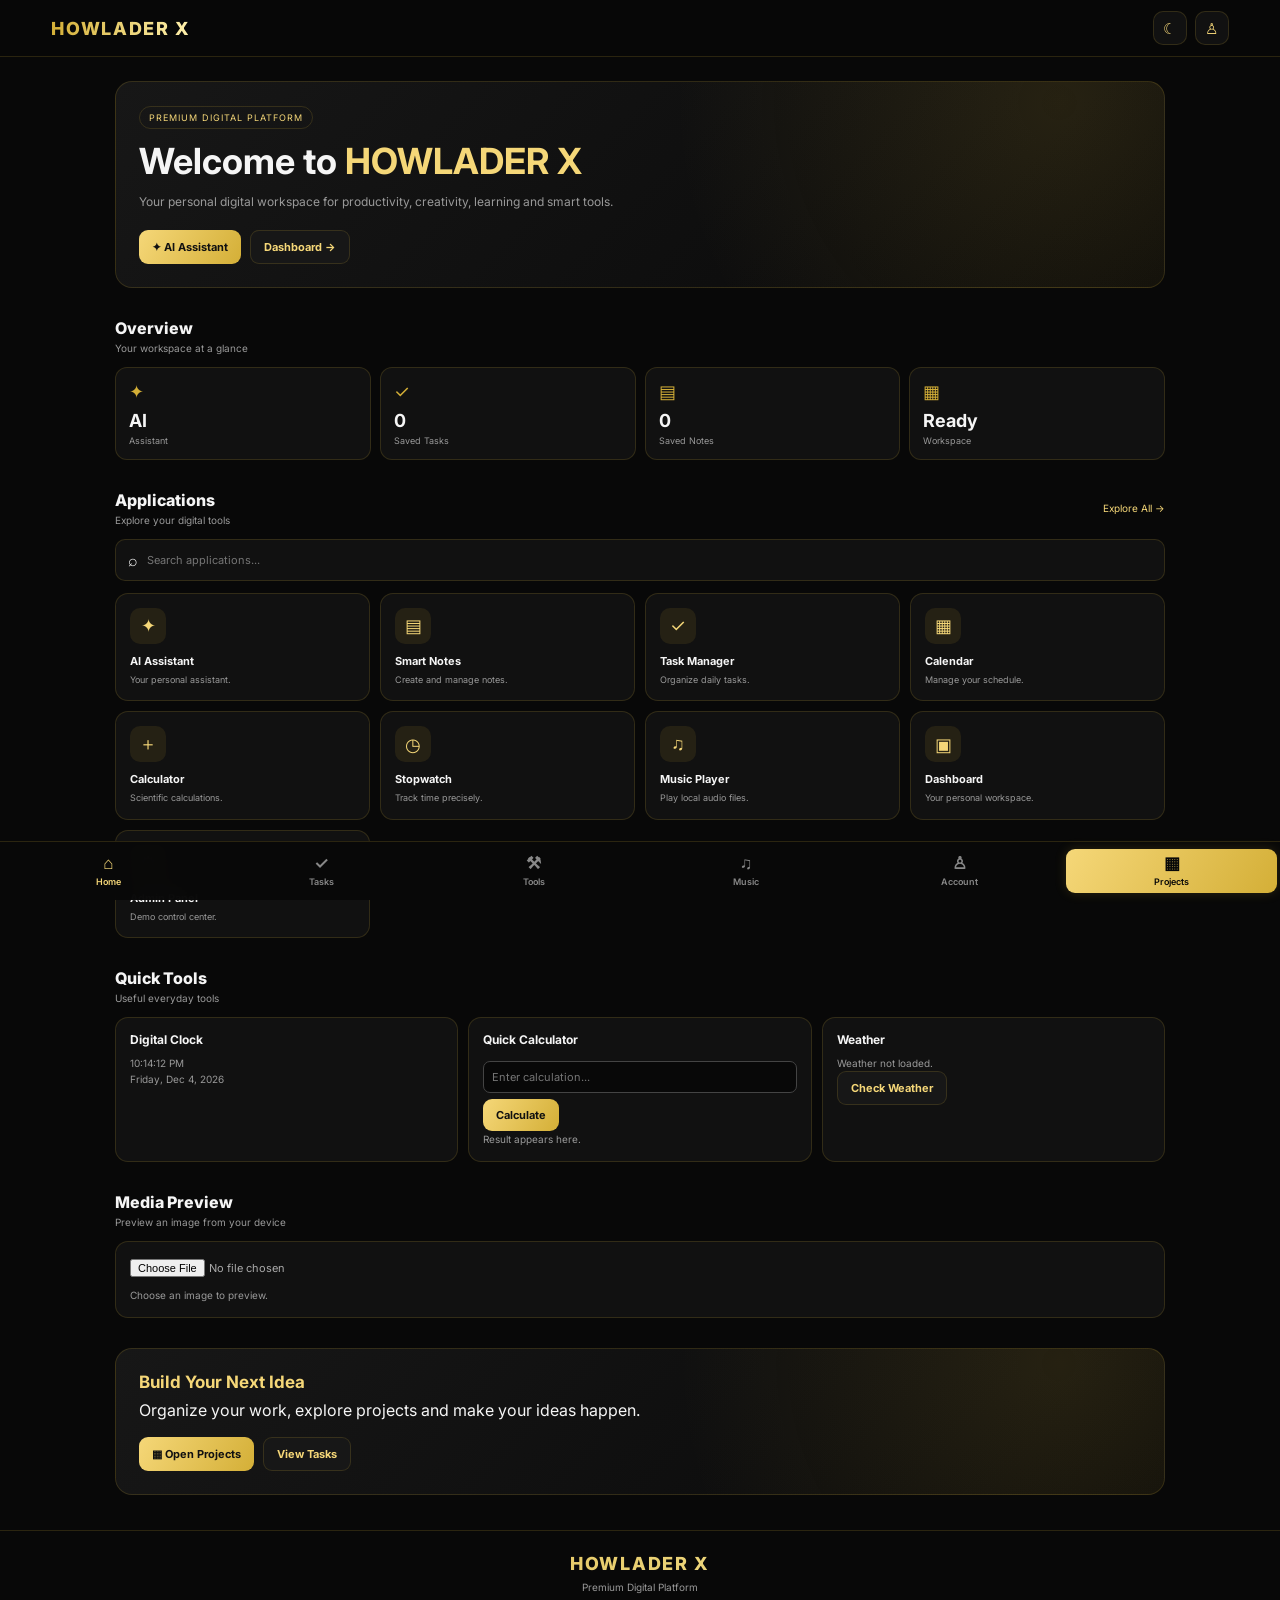
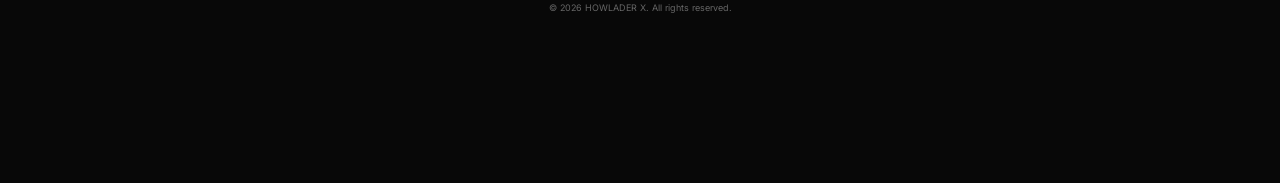
<file: index.html>
<!DOCTYPE html>
<html lang="en">
<head>
<meta charset="UTF-8">
<meta name="viewport" content="width=device-width, initial-scale=1.0">
<meta name="theme-color" content="#080808">
<title>HOWLADER X — Premium Digital Platform</title>

<link rel="preconnect" href="https://fonts.googleapis.com">
<link href="https://fonts.googleapis.com/css2?family=Inter:wght@400;500;600;700;800&display=swap" rel="stylesheet">

<style>
:root{
  --bg:#080808;
  --panel:#111;
  --panel2:#191919;
  --gold:#D4AF37;
  --gold-light:#F5D778;
  --text:#F5F5F5;
  --muted:#999;
  --border:rgba(212,175,55,.17);
}

*{
  margin:0;
  padding:0;
  box-sizing:border-box;
}

html{
  scroll-behavior:smooth;
}

body{
  font-family:'Inter',sans-serif;
  background:var(--bg);
  color:var(--text);
  min-height:100vh;
  overflow-x:hidden;
  padding-bottom:75px;
}

a{
  color:inherit;
  text-decoration:none;
}

button,input{
  font:inherit;
}

button{
  cursor:pointer;
}

/* Loader */

.app-loader{
  position:fixed;
  inset:0;
  z-index:9999;
  display:flex;
  align-items:center;
  justify-content:center;
  flex-direction:column;
  gap:12px;
  background:#080808;
  transition:.4s;
}

.app-loader.hidden{
  opacity:0;
  visibility:hidden;
}

.loader-logo{
  font-size:23px;
  font-weight:800;
  letter-spacing:3px;
  color:var(--gold-light);
  animation:goldPulse 2s infinite;
}

.loader-line{
  width:100px;
  height:2px;
  overflow:hidden;
  background:#292929;
}

.loader-line span{
  display:block;
  width:45%;
  height:100%;
  background:var(--gold);
  animation:loading 1s infinite;
}

@keyframes loading{
  from{transform:translateX(-100%)}
  to{transform:translateX(230%)}
}

/* Animations */

@keyframes goldPulse{
  0%,100%{text-shadow:0 0 3px rgba(212,175,55,.2)}
  50%{text-shadow:0 0 15px rgba(212,175,55,.7)}
}

@keyframes shimmer{
  0%{background-position:-200% center}
  100%{background-position:200% center}
}

@keyframes slideReveal{
  from{
    opacity:0;
    transform:translateY(18px);
  }
  to{
    opacity:1;
    transform:translateY(0);
  }
}

@keyframes goldBorder{
  0%,100%{border-color:rgba(212,175,55,.15)}
  50%{border-color:rgba(212,175,55,.65)}
}

/* Header */

.top-header{
  position:sticky;
  top:0;
  z-index:100;
  display:flex;
  align-items:center;
  justify-content:space-between;
  padding:11px 4%;
  background:rgba(8,8,8,.94);
  border-bottom:1px solid var(--border);
  backdrop-filter:blur(14px);
}

.brand{
  font-size:18px;
  font-weight:800;
  letter-spacing:1.7px;
  background:linear-gradient(
    90deg,
    #D4AF37,
    #fff1ad,
    #D4AF37
  );
  background-size:200% auto;
  color:var(--gold-light);
  background-clip:text;
  -webkit-background-clip:text;
  -webkit-text-fill-color:transparent;
  animation:shimmer 4s linear infinite;
}

.header-actions{
  display:flex;
  gap:8px;
}

.icon-btn{
  width:34px;
  height:34px;
  display:grid;
  place-items:center;
  border:1px solid var(--border);
  border-radius:10px;
  background:var(--panel);
  color:var(--gold-light);
  font-size:15px;
}

/* Main Container */

.container{
  width:min(1050px,94%);
  margin:auto;
}

.hero{
  padding:24px 0 15px;
  animation:slideReveal .7s ease both;
}

.hero-card{
  position:relative;
  overflow:hidden;
  padding:23px;
  border:1px solid var(--border);
  border-radius:17px;
  background:
    radial-gradient(circle at 90% 10%,rgba(212,175,55,.13),transparent 40%),
    linear-gradient(135deg,#171717,#090909);
}

.hero-label{
  display:inline-block;
  margin-bottom:11px;
  padding:5px 9px;
  border:1px solid var(--border);
  border-radius:20px;
  color:var(--gold-light);
  font-size:9px;
  letter-spacing:1px;
}

.hero h1{
  margin-bottom:9px;
  font-size:clamp(24px,5vw,36px);
  line-height:1.2;
}

.hero h1 span{
  color:var(--gold-light);
}

.hero p{
  max-width:560px;
  color:var(--muted);
  font-size:12px;
  line-height:1.7;
}

.hero-buttons{
  display:flex;
  flex-wrap:wrap;
  gap:9px;
  margin-top:17px;
}

.primary-btn,.secondary-btn{
  display:inline-flex;
  align-items:center;
  justify-content:center;
  padding:9px 13px;
  border-radius:9px;
  font-size:11px;
  font-weight:700;
  transition:transform .25s,box-shadow .25s;
}

.primary-btn{
  background:linear-gradient(120deg,var(--gold-light),var(--gold));
  color:#111;
  border:0;
  animation:goldBorder 3s infinite;
}

.secondary-btn{
  background:#171717;
  color:var(--gold-light);
  border:1px solid var(--border);
}

.primary-btn:hover,.secondary-btn:hover{
  transform:translateY(-2px);
  box-shadow:0 5px 18px rgba(212,175,55,.18);
}

/* Sections */

.section{
  padding:15px 0;
  animation:slideReveal .65s ease both;
}

.section-heading{
  display:flex;
  align-items:center;
  justify-content:space-between;
  gap:10px;
  margin-bottom:13px;
}

.section-heading h2{
  font-size:16px;
  font-weight:800;
}

.section-heading p{
  margin-top:4px;
  color:var(--muted);
  font-size:10px;
}

.section-heading a{
  color:var(--gold-light);
  font-size:10px;
}

/* Statistics */

.stats-grid{
  display:grid;
  grid-template-columns:repeat(4,minmax(0,1fr));
  gap:9px;
}

.stat-card{
  padding:13px;
  background:var(--panel);
  border:1px solid var(--border);
  border-radius:12px;
}

.stat-icon{
  margin-bottom:8px;
  color:var(--gold);
  font-size:18px;
}

.stat-card h3{
  margin-bottom:4px;
  font-size:18px;
}

.stat-card p{
  color:var(--muted);
  font-size:9px;
}

/* Application Cards */

.app-grid{
  display:grid;
  grid-template-columns:repeat(4,minmax(0,1fr));
  gap:10px;
}

.app-card{
  display:block;
  min-width:0;
  padding:14px;
  background:var(--panel);
  border:1px solid var(--border);
  border-radius:13px;
  transition:
    transform .25s ease,
    border-color .25s ease,
    background .25s ease;
  transform-style:preserve-3d;
}

.app-card:hover{
  transform:translateY(-4px) perspective(600px) rotateX(2deg);
  border-color:var(--gold);
  background:#19170f;
}

.app-icon{
  width:36px;
  height:36px;
  display:grid;
  place-items:center;
  margin-bottom:10px;
  border-radius:10px;
  background:rgba(212,175,55,.1);
  color:var(--gold-light);
  font-size:18px;
}

.app-card h3{
  margin-bottom:5px;
  font-size:11px;
}

.app-card p{
  color:var(--muted);
  font-size:9px;
  line-height:1.5;
}

/* Search */

.search-box{
  display:flex;
  align-items:center;
  gap:9px;
  margin-bottom:12px;
  padding:10px 12px;
  background:var(--panel);
  border:1px solid var(--border);
  border-radius:10px;
}

.search-box input{
  width:100%;
  color:var(--text);
  background:transparent;
  border:0;
  outline:none;
  font-size:11px;
}

/* Quick Tools */

.quick-tools{
  display:grid;
  grid-template-columns:repeat(3,minmax(0,1fr));
  gap:10px;
}

.quick-card{
  min-width:0;
  padding:14px;
  background:var(--panel);
  border:1px solid var(--border);
  border-radius:13px;
}

.quick-card h3{
  margin-bottom:8px;
  font-size:12px;
}

.quick-card p{
  color:var(--muted);
  font-size:10px;
  line-height:1.6;
}

.weather-card p{
  color:var(--muted);
  font-size:10px;
  line-height:1.6;
}
</style>
</head>
<body>

<div class="app-loader" id="appLoader">
  <div class="loader-logo">HOWLADER X</div>
  <div class="loader-line"><span></span></div>
  <p style="color:#999;font-size:10px;">Loading workspace...</p>
</div>

<header class="top-header">
  <a href="index.html" class="brand">HOWLADER X</a>

  <div class="header-actions">
    <button class="icon-btn" id="themeToggle" title="Toggle Theme">☼</button>
    <a href="dashboard.html" class="icon-btn" title="Account">♙</a>
  </div>
</header>

<main class="container">

  <section class="hero">
    <div class="hero-card">
      <span class="hero-label">PREMIUM DIGITAL PLATFORM</span>

      <h1>Welcome to <span>HOWLADER X</span></h1>

      <p>
        Your personal digital workspace for productivity,
        creativity, learning and smart tools.
      </p>

      <div class="hero-buttons">
        <a href="chat.html" class="primary-btn">✦ AI Assistant</a>
        <a href="dashboard.html" class="secondary-btn">Dashboard →</a>
      </div>
    </div>
  </section>

  <section class="section">
    <div class="section-heading">
      <div>
        <h2>Overview</h2>
        <p>Your workspace at a glance</p>
      </div>
    </div>

    <div class="stats-grid">
      <div class="stat-card">
        <div class="stat-icon">✦</div>
        <h3>AI</h3>
        <p>Assistant</p>
      </div>

      <div class="stat-card">
        <div class="stat-icon">✓</div>
        <h3 id="taskCount">0</h3>
        <p>Saved Tasks</p>
      </div>

      <div class="stat-card">
        <div class="stat-icon">▤</div>
        <h3 id="noteCount">0</h3>
        <p>Saved Notes</p>
      </div>

      <div class="stat-card">
        <div class="stat-icon">▦</div>
        <h3>Ready</h3>
        <p>Workspace</p>
      </div>
    </div>
  </section>

  <section class="section" id="applications">
    <div class="section-heading">
      <div>
        <h2>Applications</h2>
        <p>Explore your digital tools</p>
      </div>
      <a href="#applications">Explore All →</a>
    </div>

    <div class="search-box">
      <span>⌕</span>
      <input type="search" id="appSearch"
        placeholder="Search applications...">
    </div>

    <div class="app-grid" id="appGrid">

      <a href="chat.html" class="app-card">
        <div class="app-icon">✦</div>
        <h3>AI Assistant</h3>
        <p>Your personal assistant.</p>
      </a>

      <a href="notes.html" class="app-card">
        <div class="app-icon">▤</div>
        <h3>Smart Notes</h3>
        <p>Create and manage notes.</p>
      </a>

      <a href="todo.html" class="app-card">
        <div class="app-icon">✓</div>
        <h3>Task Manager</h3>
        <p>Organize daily tasks.</p>
      </a>

      <a href="calendar.html" class="app-card">
        <div class="app-icon">▦</div>
        <h3>Calendar</h3>
        <p>Manage your schedule.</p>
      </a>

      <a href="calculator.html" class="app-card">
        <div class="app-icon">＋</div>
        <h3>Calculator</h3>
        <p>Scientific calculations.</p>
      </a>

      <a href="stopwatch.html" class="app-card">
        <div class="app-icon">◷</div>
        <h3>Stopwatch</h3>
        <p>Track time precisely.</p>
      </a>

      <a href="music.html" class="app-card">
        <div class="app-icon">♫</div>
        <h3>Music Player</h3>
        <p>Play local audio files.</p>
      </a>

      <a href="dashboard.html" class="app-card">
        <div class="app-icon">▣</div>
        <h3>Dashboard</h3>
        <p>Your personal workspace.</p>
      </a>

      <a href="admin.html" class="app-card">
        <div class="app-icon">⚙</div>
        <h3>Admin Panel</h3>
        <p>Demo control center.</p>
      </a>

    </div>
  </section>

  <section class="section">
    <div class="section-heading">
      <div>
        <h2>Quick Tools</h2>
        <p>Useful everyday tools</p>
      </div>
    </div>

    <div class="quick-tools">

      <div class="quick-card">
        <h3>Digital Clock</h3>
        <p id="clock">00:00:00</p>
        <p id="date">Loading date...</p>
      </div>

      <div class="quick-card">
        <h3>Quick Calculator</h3>

        <input id="quickCalcInput"
          placeholder="Enter calculation..."
          style="width:100%;padding:8px;margin:6px 0;background:#080808;color:white;border:1px solid #444;border-radius:7px;font-size:11px;">

        <button class="primary-btn" id="quickCalcBtn">
          Calculate
        </button>

        <p id="quickCalcResult">Result appears here.</p>
      </div>

      <div class="quick-card">
        <h3>Weather</h3>
        <p id="weatherStatus">Weather not loaded.</p>
        <button class="secondary-btn" id="weatherBtn">
          Check Weather
        </button>
      </div>

    </div>
  </section>
  
  <section class="section">
    <div class="section-heading">
      <div>
        <h2>Media Preview</h2>
        <p>Preview an image from your device</p>
      </div>
    </div>

    <div class="quick-card">
      <input type="file" id="imageInput" accept="image/*"
        style="width:100%;color:#aaa;margin-bottom:10px;font-size:11px;">

      <img id="imagePreview" alt="Image Preview"
        style="display:none;width:100%;max-height:220px;object-fit:contain;border-radius:10px;">

      <p id="imageStatus">Choose an image to preview.</p>
    </div>
  </section>

  <section class="section">
    <div class="hero-card">
      <h2 style="color:var(--gold-light);font-size:17px;margin-bottom:8px;">
        Build Your Next Idea
      </h2>

      <p>
        Organize your work, explore projects and make
        your ideas happen.
      </p>

      <div class="hero-buttons">
        <a href="projects.html" class="primary-btn">
          ▦ Open Projects
        </a>

        <a href="todo.html" class="secondary-btn">
          View Tasks
        </a>
      </div>
    </div>
  </section>

</main>

<footer style="padding:22px 5% 95px;text-align:center;border-top:1px solid var(--border);margin-top:20px;">
  <h3 class="brand" style="margin-bottom:7px;">HOWLADER X</h3>

  <p style="color:var(--muted);font-size:10px;">
    Premium Digital Platform
  </p>

  <p style="color:#666;font-size:9px;margin-top:9px;">
    © 2026 HOWLADER X. All rights reserved.
  </p>
</footer>

<nav class="bottom-nav">

  <a href="index.html" class="active">
    <span>⌂</span>
    Home
  </a>

  <a href="todo.html">
    <span>✓</span>
    Tasks
  </a>

  <a href="#applications">
    <span>⚒</span>
    Tools
  </a>

  <a href="music.html">
    <span>♫</span>
    Music
  </a>

  <a href="dashboard.html">
    <span>♙</span>
    Account
  </a>

  <a href="projects.html" class="projects-nav">
    <span>▦</span>
    Projects
  </a>

</nav>

<style>
.bottom-nav{
  position:fixed;
  left:0;
  right:0;
  bottom:0;
  z-index:500;
  display:flex;
  align-items:center;
  justify-content:space-around;
  gap:2px;
  padding:7px 3px calc(7px + env(safe-area-inset-bottom));
  background:rgba(9,9,9,.97);
  border-top:1px solid var(--border);
  backdrop-filter:blur(14px);
}

.bottom-nav a{
  flex:1;
  min-width:0;
  display:flex;
  flex-direction:column;
  align-items:center;
  justify-content:center;
  gap:4px;
  padding:6px 1px;
  border-radius:9px;
  color:#888;
  font-size:9px;
  font-weight:600;
  white-space:nowrap;
  transition:.2s;
}

.bottom-nav a span{
  font-size:17px;
  line-height:1;
}

.bottom-nav a.active{
  color:var(--gold-light);
}

.bottom-nav a.projects-nav{
  color:#080808;
  background:linear-gradient(120deg,var(--gold-light),var(--gold));
  box-shadow:0 0 12px rgba(212,175,55,.18);
  animation:goldPulse 3s infinite;
}

.bottom-nav a:not(.projects-nav):hover{
  color:var(--gold-light);
}

@media(max-width:360px){
  .bottom-nav a{
    font-size:8px;
  }

  .bottom-nav a span{
    font-size:15px;
  }
}

/* Reduced motion accessibility */
@media(prefers-reduced-motion:reduce){
  *,*::before,*::after{
    animation-duration:.01ms !important;
    animation-iteration-count:1 !important;
    scroll-behavior:auto !important;
    transition-duration:.01ms !important;
  }
}
</style>
<script>
/* ===============================
   HOWLADER X - MAIN SCRIPT
================================ */

/* Hide Loader */
window.addEventListener("load", () => {
  const loader = document.getElementById("appLoader");

  if (loader) {
    setTimeout(() => {
      loader.classList.add("hidden");
    }, 450);
  }
});


/* Digital Clock */
function updateClock() {
  const clock = document.getElementById("clock");
  const date = document.getElementById("date");

  const now = new Date();

  if (clock) {
    clock.textContent = now.toLocaleTimeString("en-US", {
      hour: "2-digit",
      minute: "2-digit",
      second: "2-digit"
    });
  }

  if (date) {
    date.textContent = now.toLocaleDateString("en-US", {
      weekday: "long",
      year: "numeric",
      month: "short",
      day: "numeric"
    });
  }
}

updateClock();
setInterval(updateClock, 1000);


/* Application Search */
const appSearch = document.getElementById("appSearch");
const appCards = document.querySelectorAll(".app-card");

if (appSearch) {
  appSearch.addEventListener("input", () => {
    const query = appSearch.value.toLowerCase().trim();

    appCards.forEach(card => {
      const text = card.textContent.toLowerCase();
      card.style.display = text.includes(query) ? "" : "none";
    });
  });
}


/* Safe Calculator - No eval() */
function calculateExpression(expression) {
  const input = expression.replace(/\s+/g, "");

  if (!input || input.length > 80) {
    throw new Error("Invalid expression");
  }

  if (!/^[0-9+\-*/().%]+$/.test(input)) {
    throw new Error("Invalid characters");
  }

  let position = 0;

  function parseExpression() {
    let value = parseTerm();

    while (input[position] === "+" || input[position] === "-") {
      const operator = input[position++];
      const next = parseTerm();

      value = operator === "+"
        ? value + next
        : value - next;
    }

    return value;
  }

  function parseTerm() {
    let value = parseFactor();

    while (
      input[position] === "*" ||
      input[position] === "/" ||
      input[position] === "%"
    ) {
      const operator = input[position++];
      const next = parseFactor();

      if ((operator === "/" || operator === "%") && next === 0) {
        throw new Error("Cannot divide by zero");
      }

      if (operator === "*") value *= next;
      if (operator === "/") value /= next;
      if (operator === "%") value %= next;
    }

    return value;
  }

  function parseFactor() {
    if (input[position] === "+") {
      position++;
      return parseFactor();
    }

    if (input[position] === "-") {
      position++;
      return -parseFactor();
    }

    if (input[position] === "(") {
      position++;

      const value = parseExpression();

      if (input[position] !== ")") {
        throw new Error("Missing closing bracket");
      }

      position++;
      return value;
    }

    const start = position;

    while (
      position < input.length &&
      /[0-9.]/.test(input[position])
    ) {
      position++;
    }

    if (start === position) {
      throw new Error("Invalid expression");
    }

    const numberText = input.slice(start, position);

    if ((numberText.match(/\./g) || []).length > 1) {
      throw new Error("Invalid number");
    }

    return Number(numberText);
  }

  const result = parseExpression();

  if (position !== input.length || !Number.isFinite(result)) {
    throw new Error("Invalid calculation");
  }

  return Number(result.toFixed(8));
}


/* Calculator Button */
const calcInput = document.getElementById("quickCalcInput");
const calcButton = document.getElementById("quickCalcBtn");
const calcResult = document.getElementById("quickCalcResult");

function runQuickCalculator() {
  if (!calcInput || !calcResult) return;

  try {
    const result = calculateExpression(calcInput.value);
    calcResult.textContent = "Result: " + result;
  } catch (error) {
    calcResult.textContent = "Please enter a valid calculation.";
  }
}

if (calcButton) {
  calcButton.addEventListener("click", runQuickCalculator);
}

if (calcInput) {
  calcInput.addEventListener("keydown", event => {
    if (event.key === "Enter") {
      runQuickCalculator();
    }
  });
}


/* Theme Toggle */
const themeToggle = document.getElementById("themeToggle");

function applyTheme(theme) {
  document.documentElement.setAttribute("data-theme", theme);

  if (themeToggle) {
    themeToggle.textContent =
      theme === "light" ? "☀" : "☾";
  }
}

let savedTheme = "dark";

try {
  savedTheme = localStorage.getItem("howladerTheme") || "dark";
} catch (error) {
  savedTheme = "dark";
}

applyTheme(savedTheme);

if (themeToggle) {
  themeToggle.addEventListener("click", () => {
    const current =
      document.documentElement.getAttribute("data-theme") || "dark";

    const next = current === "dark" ? "light" : "dark";

    applyTheme(next);

    try {
      localStorage.setItem("howladerTheme", next);
    } catch (error) {
      console.warn("Theme preference could not be saved.");
    }
  });
}


/* Image Preview */
const imageInput = document.getElementById("imageInput");
const imagePreview = document.getElementById("imagePreview");
const imageStatus = document.getElementById("imageStatus");

if (imageInput) {
  imageInput.addEventListener("change", () => {
    const file = imageInput.files && imageInput.files[0];

    if (!file) return;

    if (!file.type.startsWith("image/")) {
      imageStatus.textContent = "Please choose an image file.";
      imageInput.value = "";
      return;
    }

    if (file.size > 5 * 1024 * 1024) {
      imageStatus.textContent = "Image must be smaller than 5 MB.";
      imageInput.value = "";
      return;
    }

    const reader = new FileReader();

    reader.onload = event => {
      imagePreview.src = event.target.result;
      imagePreview.style.display = "block";
      imageStatus.textContent = "Image loaded successfully.";
    };

    reader.onerror = () => {
      imageStatus.textContent = "Could not load this image.";
    };

    reader.readAsDataURL(file);
  });
}


/* Weather - Open-Meteo */
const weatherButton = document.getElementById("weatherBtn");
const weatherStatus = document.getElementById("weatherStatus");

async function loadWeather() {
  if (!weatherStatus) return;

  if (!navigator.geolocation) {
    weatherStatus.textContent = "Location is not supported by this browser.";
    return;
  }

  weatherStatus.textContent = "Getting your location...";

  navigator.geolocation.getCurrentPosition(
    async position => {
      const latitude = position.coords.latitude;
      const longitude = position.coords.longitude;

      weatherStatus.textContent = "Loading weather...";

      try {
        const url =
          "https://api.open-meteo.com/v1/forecast" +
          "?latitude=" + latitude +
          "&longitude=" + longitude +
          "&current=temperature_2m,relative_humidity_2m,weather_code,wind_speed_10m";

        const response = await fetch(url);

        if (!response.ok) {
          throw new Error("Weather request failed");
        }

        const data = await response.json();
        const current = data.current;

        weatherStatus.textContent =
          "Temperature: " + current.temperature_2m + "°C" +
          " | Humidity: " + current.relative_humidity_2m + "%" +
          " | Wind: " + current.wind_speed_10m + " km/h";

      } catch (error) {
        weatherStatus.textContent = "Weather could not be loaded. Try again.";
      }
    },

    () => {
      weatherStatus.textContent =
        "Location permission is needed to show local weather.";
    },

    {
      enableHighAccuracy: false,
      timeout: 10000,
      maximumAge: 300000
    }
  );
}

if (weatherButton) {
  weatherButton.addEventListener("click", loadWeather);
}


/* Reveal Animation */
if ("IntersectionObserver" in window) {
  const revealObserver = new IntersectionObserver(
    entries => {
      entries.forEach(entry => {
        if (entry.isIntersecting) {
          entry.target.classList.add("visible");
          revealObserver.unobserve(entry.target);
        }
      });
    },
    { threshold: 0.08 }
  );

  document.querySelectorAll(".section, .app-card").forEach(element => {
    revealObserver.observe(element);
  });
}


/* Footer Year */
const footerYear = document.querySelector("footer p:last-child");

if (footerYear) {
  footerYear.textContent =
    "© " + new Date().getFullYear() + " HOWLADER X. All rights reserved.";
}

</script>

</body>
</html>
</file>
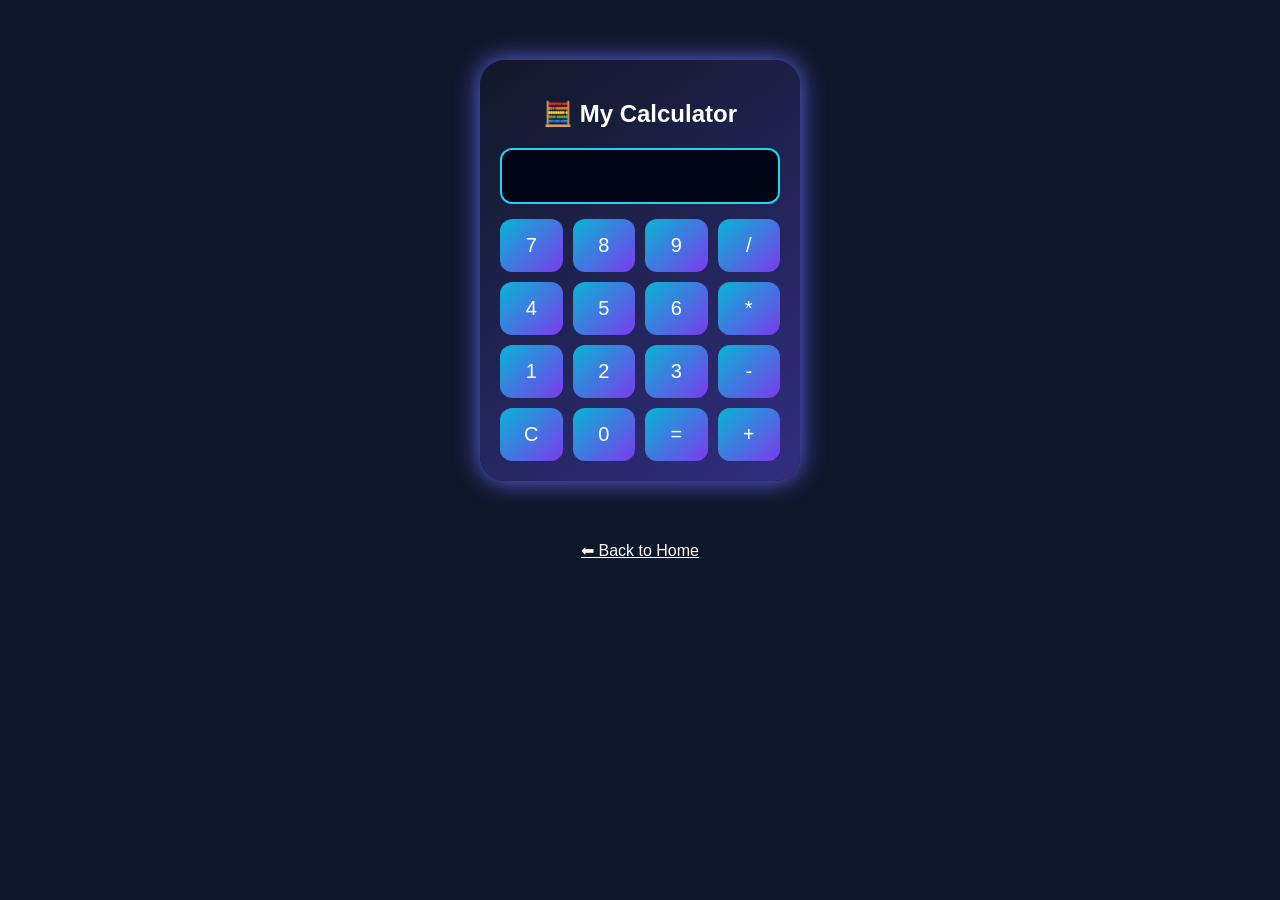
<file: calculator.html>
<!DOCTYPE html>
<html>
<head>
    <meta charset="UTF-8">
    <meta name="viewport" content="width=device-width, initial-scale=1.0">
    <title>My Calculator</title>

    <style>
        body {
            background: #0f172a;
            color: white;
            text-align: center;
            font-family: Arial;
        }

        .calculator {
            max-width: 280px;
            margin: 60px auto;
            padding: 20px;
            background: linear-gradient(145deg, #111827, #312e81);
            border-radius: 25px;
            box-shadow: 0 0 25px #6366f1;
        }

        #display {
            width: 90%;
            padding: 12px;
            margin-bottom: 15px;
            font-size: 24px;
            background: #020617;
            color: #00ffcc;
            text-align: right;
            border: 2px solid #22d3ee;
            border-radius: 12px;
        }

        #buttons {
            display: grid;
            grid-template-columns: repeat(4, 1fr);
            gap: 10px;
        }

        button {
            padding: 15px;
            font-size: 20px;
            color: white;
            background: linear-gradient(135deg, #06b6d4, #7c3aed);
            border: none;
            border-radius: 12px;
        }
    </style>
</head>

<body>

<div class="calculator">
    <h2>🧮 My Calculator</h2>
    <input id="display" readonly>

    <div id="buttons"></div>
</div>

<a href="index.html" style="color:white;">⬅ Back to Home</a>

<script>
const values = [
    "7", "8", "9", "/",
    "4", "5", "6", "*",
    "1", "2", "3", "-",
    "C", "0", "=", "+"
];

const area = document.getElementById("buttons");
const display = document.getElementById("display");

values.forEach(function(value) {
    const button = document.createElement("button");
    button.innerText = value;

    button.onclick = function() {
        if (value === "C") {
            display.value = "";
        } else if (value === "=") {
            try {
                if (!/^[0-9+\-*/.() ]+$/.test(display.value)) {
                    throw new Error();
                }
                display.value = Function(
                    '"use strict"; return (' + display.value + ')'
                )();
            } catch {
                display.value = "Error";
            }
        } else {
            display.value += value;
        }
    };

    area.appendChild(button);
});
</script>

</body>
</html>
</file>
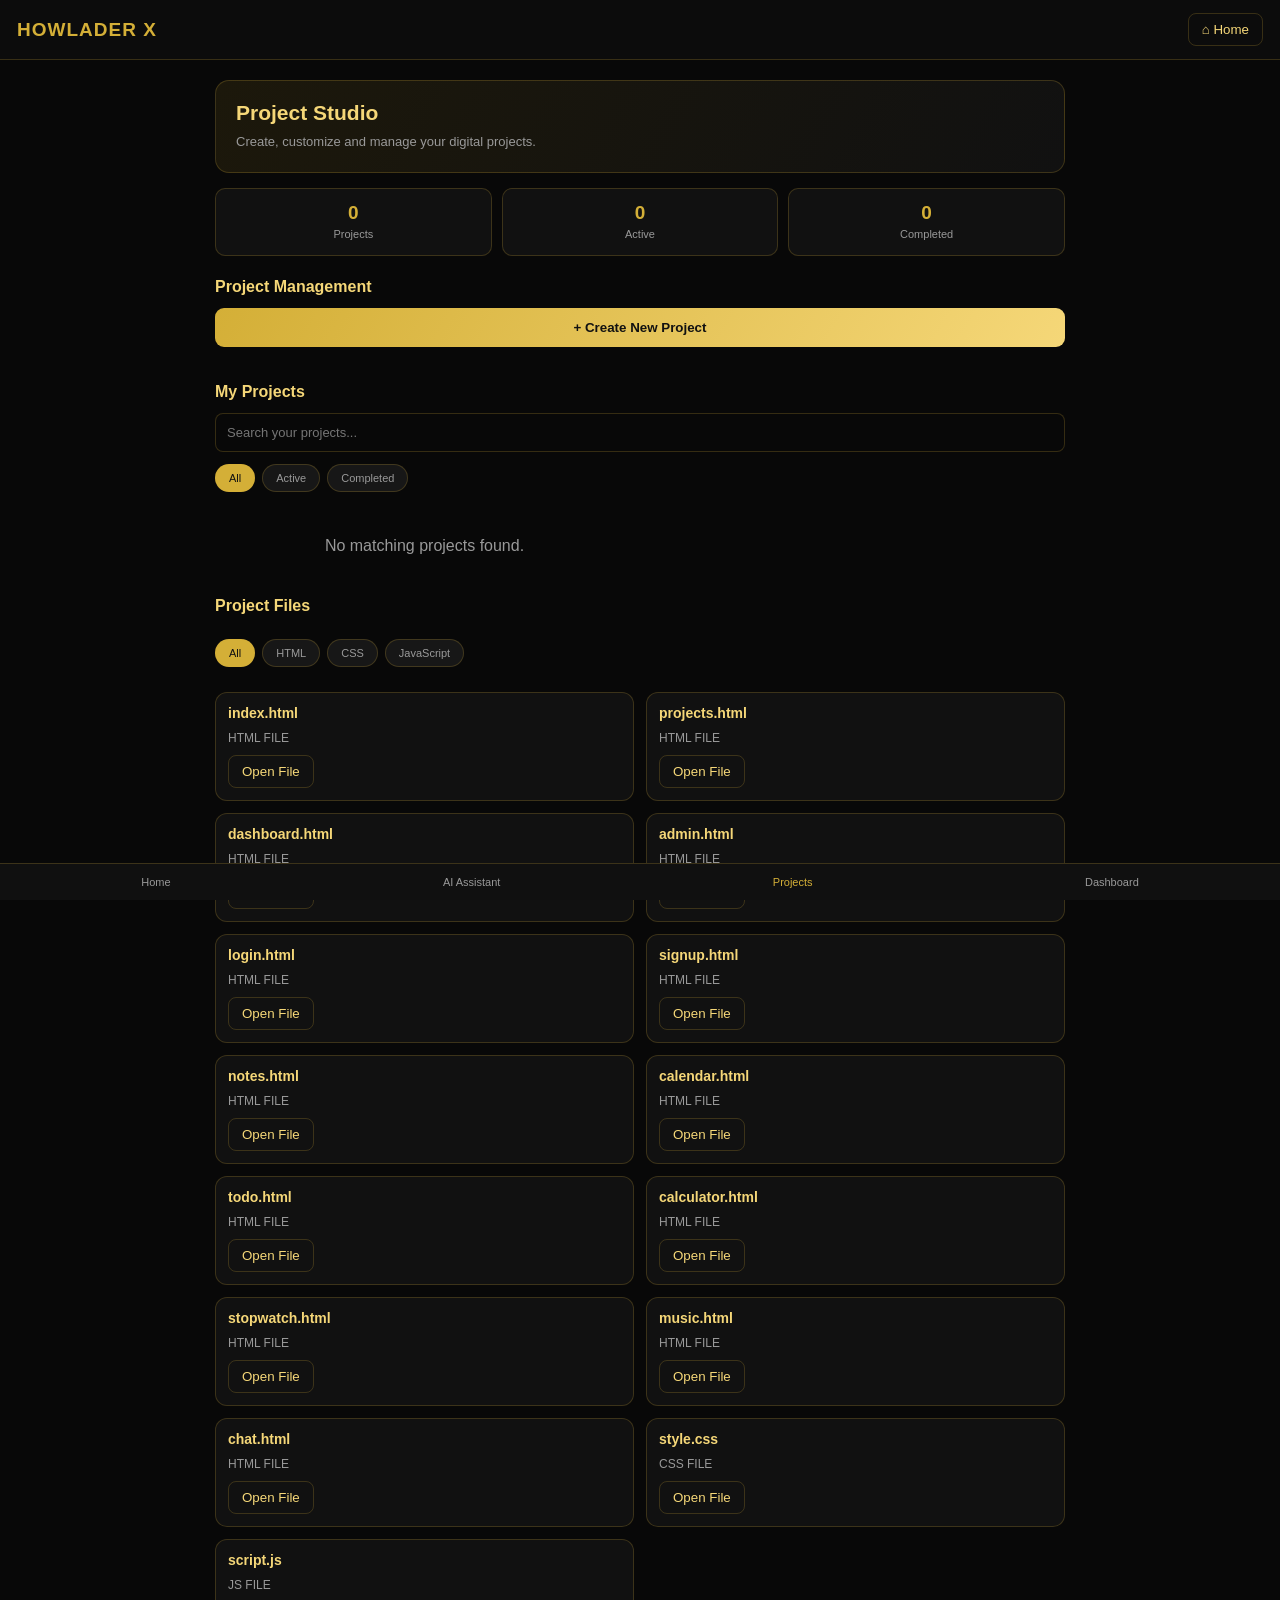
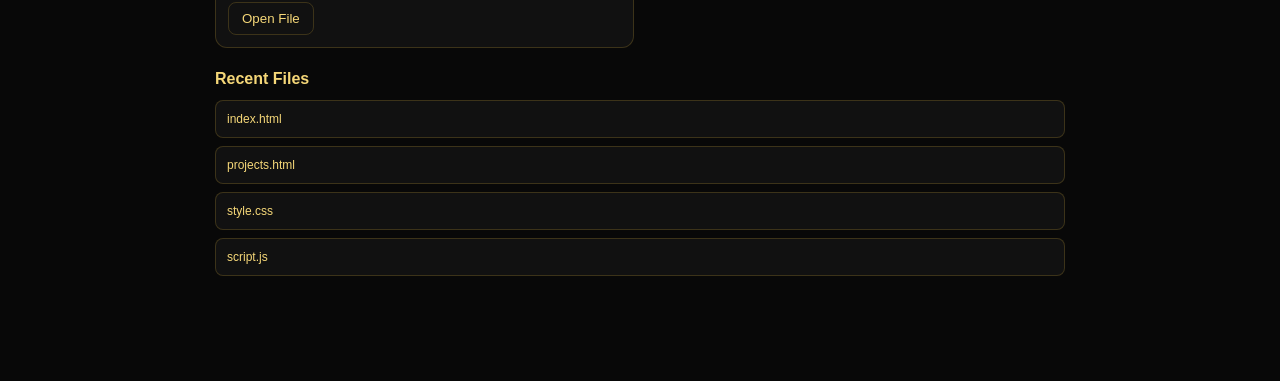
<file: projects.html>
<!DOCTYPE html>
<html lang="en">
<head>
<meta charset="UTF-8">
<meta name="viewport" content="width=device-width, initial-scale=1.0">
<meta name="theme-color" content="#080808">
<title>HOWLADER X — Project Studio</title>

<style>
:root {
    --bg:#080808;
    --panel:#111111;
    --panel2:#191919;
    --gold:#D4AF37;
    --gold2:#F5D778;
    --text:#F5F5F5;
    --muted:#999999;
    --border:rgba(212,175,55,.22);
}

* {
    margin:0;
    padding:0;
    box-sizing:border-box;
}

body {
    background:var(--bg);
    color:var(--text);
    font-family:Arial,sans-serif;
    min-height:100vh;
    padding-bottom:85px;
}

header {
    height:60px;
    padding:0 17px;
    display:flex;
    align-items:center;
    justify-content:space-between;
    background:#0c0c0c;
    border-bottom:1px solid var(--border);
}

.logo {
    color:var(--gold);
    font-size:19px;
    font-weight:800;
    letter-spacing:1px;
}

button {
    cursor:pointer;
    font-family:inherit;
}

.header-btn {
    background:transparent;
    color:var(--gold2);
    border:1px solid var(--border);
    padding:8px 13px;
    border-radius:8px;
}

.container {
    width:92%;
    max-width:850px;
    margin:20px auto;
}

.welcome {
    padding:20px;
    border:1px solid var(--border);
    border-radius:14px;
    background:linear-gradient(120deg,#1c180b,#111);
    animation:slideReveal .5s ease;
}

.welcome h2 {
    color:var(--gold2);
    font-size:21px;
    margin-bottom:7px;
}

.welcome p {
    color:var(--muted);
    font-size:13px;
    line-height:1.5;
}

.stats {
    display:grid;
    grid-template-columns:repeat(3,1fr);
    gap:10px;
    margin:15px 0;
}

.stat-card {
    background:var(--panel);
    border:1px solid var(--border);
    border-radius:10px;
    padding:13px 7px;
    text-align:center;
}

.stat-card strong {
    display:block;
    color:var(--gold);
    font-size:19px;
}

.stat-card span {
    color:var(--muted);
    font-size:11px;
}

.section-title {
    color:var(--gold2);
    font-size:16px;
    margin:22px 0 12px;
}

.add-project-btn {
    width:100%;
    padding:12px;
    border:0;
    border-radius:9px;
    background:linear-gradient(120deg,var(--gold),var(--gold2));
    color:#111;
    font-weight:bold;
    margin-bottom:14px;
}

@keyframes slideReveal {
    from {
        opacity:0;
        transform:translateY(12px);
    }
    to {
        opacity:1;
        transform:translateY(0);
    }
}

@keyframes goldPulse {
    0%,100% {
        box-shadow:0 0 0 transparent;
    }
    50% {
        box-shadow:0 0 18px rgba(212,175,55,.17);
    }
}
</style>
</head>

<body>

<header>
    <div class="logo">HOWLADER X</div>
    <button class="header-btn" onclick="goHome()">⌂ Home</button>
</header>

<main class="container">

<section class="welcome">
    <h2>Project Studio</h2>
    <p>Create, customize and manage your digital projects.</p>
</section>

<section class="stats">
    <div class="stat-card">
        <strong id="projectCount">0</strong>
        <span>Projects</span>
    </div>
    <div class="stat-card">
        <strong id="activeCount">0</strong>
        <span>Active</span>
    </div>
    <div class="stat-card">
        <strong id="completedCount">0</strong>
        <span>Completed</span>
    </div>
</section>

<h3 class="section-title">Project Management</h3>

<button class="add-project-btn" onclick="openCreateModal()">
    + Create New Project
</button>

<h3 class="section-title">My Projects</h3>

<input id="searchInput" type="search"
placeholder="Search your projects...">

<div class="filter-row">
    <button class="filter-btn active" data-filter="all">All</button>
    <button class="filter-btn" data-filter="Active">Active</button>
    <button class="filter-btn" data-filter="Completed">Completed</button>
</div>

<div id="customProjects" class="project-grid"></div>

<h3 class="section-title">Project Files</h3>

<div class="file-filters">
    <button class="file-filter active" data-type="all">All</button>
    <button class="file-filter" data-type="html">HTML</button>
    <button class="file-filter" data-type="css">CSS</button>
    <button class="file-filter" data-type="js">JavaScript</button>
</div>

<div id="projectGrid" class="project-grid"></div>
<div id="emptyState" hidden>No files found.</div>

<h3 class="section-title">Recent Files</h3>
<div id="recentList"></div>

</main>

<!-- CREATE / EDIT MODAL -->
<div class="project-modal" id="editModal">
    <div class="modal-content">

        <h2 id="modalHeading">Create Project</h2>

        <label for="modalName">Project Name</label>
        <input id="modalName" maxlength="50"
        placeholder="Enter project name">

        <label for="modalDescription">Description</label>
        <textarea id="modalDescription" maxlength="300"
        placeholder="Describe your project"></textarea>

        <label for="modalCategory">Category</label>
        <select id="modalCategory">
            <option>HTML</option>
            <option>CSS</option>
            <option>JavaScript</option>
            <option>Other</option>
        </select>

        <label for="modalColor">Project Color</label>
        <input id="modalColor" type="color" value="#D4AF37">

        <label for="modalImage">Cover Image URL (Optional)</label>
        <input id="modalImage" type="url"
        placeholder="https://example.com/image.jpg">

        <label for="modalStatus">Project Status</label>
        <select id="modalStatus">
            <option value="Active">Active</option>
            <option value="Completed">Completed</option>
        </select>

        <label for="modalProgress">Project Progress</label>
        <input id="modalProgress" type="range"
        min="0" max="100" value="0"
        oninput="updateProgressLabel()">

        <p id="progressLabel">Progress: 0%</p>

        <div class="modal-buttons">
            <button onclick="saveProject()">Save Project</button>
            <button class="close-btn" onclick="closeModal()">Cancel</button>
        </div>

        <p id="modalMessage"></p>

    </div>
</div>

<!-- DETAILS MODAL -->
<div class="project-modal" id="detailsModal">
    <div class="modal-content">
        <h2 id="detailsName">Project Details</h2>
        <div id="detailsImage"></div>
        <p id="detailsDescription"></p>
        <p id="detailsCategory"></p>
        <p id="detailsStatus"></p>
        <p id="detailsDate"></p>

        <div class="modal-buttons">
            <button class="close-btn"
            onclick="closeDetails()">Close</button>
        </div>
    </div>
</div>

<style>
.project-grid {
    display:grid;
    grid-template-columns:repeat(2,minmax(0,1fr));
    gap:12px;
    margin-top:13px;
}

.project-card {
    background:var(--panel);
    border:1px solid var(--border);
    border-radius:12px;
    overflow:hidden;
    min-width:0;
    animation:slideReveal .4s ease;
    transition:transform .25s,border-color .25s;
}

.project-card:hover {
    transform:translateY(-4px);
    border-color:var(--gold);
}

.project-cover {
    width:100%;
    height:115px;
    object-fit:cover;
    display:block;
    background:#191919;
}

.project-card-content {
    padding:12px;
}

.project-card h3 {
    color:var(--gold2);
    font-size:14px;
    overflow-wrap:anywhere;
    margin-bottom:8px;
}

.project-card p {
    color:var(--muted);
    font-size:12px;
    line-height:1.5;
    margin:8px 0;
    overflow-wrap:anywhere;
}

.project-category {
    display:inline-block;
    padding:4px 8px;
    border-radius:5px;
    font-size:10px;
    background:rgba(212,175,55,.1);
    color:var(--gold2);
}

.status-label {
    display:inline-block;
    font-size:10px;
    padding:4px 8px;
    border-radius:5px;
    margin:7px 0;
}

.status-active {
    background:rgba(212,175,55,.12);
    color:var(--gold2);
}

.status-completed {
    background:rgba(60,180,110,.13);
    color:#7ee0a4;
}

.progress-info {
    display:flex;
    justify-content:space-between;
    color:var(--muted);
    font-size:10px;
    margin:10px 0 5px;
}

.progress-track {
    height:6px;
    width:100%;
    background:#292929;
    border-radius:10px;
    overflow:hidden;
}

.progress-fill {
    height:100%;
    border-radius:10px;
    transition:width .4s ease;
}

.project-actions {
    display:flex;
    flex-wrap:wrap;
    gap:6px;
    margin-top:12px;
}

.project-actions button {
    flex:1;
    min-width:50px;
    background:transparent;
    border:1px solid var(--border);
    color:var(--gold2);
    padding:7px 5px;
    border-radius:6px;
    font-size:10px;
}

.project-actions .delete-btn {
    color:#ff7777;
    border-color:rgba(255,100,100,.3);
}

.project-modal {
    position:fixed;
    inset:0;
    z-index:100;
    display:none;
    align-items:center;
    justify-content:center;
    padding:16px;
    background:rgba(0,0,0,.88);
}

.project-modal.show {
    display:flex;
    animation:slideReveal .25s ease;
}

.modal-content {
    width:100%;
    max-width:430px;
    max-height:88vh;
    overflow-y:auto;
    padding:19px;
    border:1px solid var(--gold);
    border-radius:14px;
    background:#141414;
    animation:goldPulse 2s infinite;
}

.modal-content h2 {
    color:var(--gold2);
    font-size:19px;
    margin-bottom:14px;
}

.modal-content label {
    display:block;
    color:var(--muted);
    font-size:12px;
    margin:12px 0 6px;
}

.modal-content input,
.modal-content textarea,
.modal-content select,
#searchInput {
    width:100%;
    background:#080808;
    color:white;
    border:1px solid var(--border);
    border-radius:8px;
    padding:11px;
    outline:none;
    font-size:13px;
}

.modal-content input[type="color"] {
    height:42px;
    padding:4px;
}

.modal-content input[type="range"] {
    padding:0;
    accent-color:var(--gold);
}

.modal-content textarea {
    min-height:75px;
    resize:vertical;
}

#progressLabel {
    color:var(--gold2);
    font-size:12px;
    margin-top:7px;
}

.modal-buttons {
    display:flex;
    gap:8px;
    margin-top:15px;
}

.modal-buttons button {
    flex:1;
    padding:10px;
    border:0;
    border-radius:7px;
    background:var(--gold);
    color:#111;
    font-weight:bold;
}

.modal-buttons .close-btn {
    background:#292929;
    color:white;
}

#modalMessage {
    color:var(--gold2);
    font-size:12px;
    margin-top:10px;
}

#detailsImage img {
    width:100%;
    max-height:180px;
    object-fit:cover;
    border-radius:9px;
    margin:10px 0;
}

#detailsDescription,
#detailsCategory,
#detailsStatus,
#detailsDate {
    color:#ccc;
    font-size:12px;
    line-height:1.7;
    margin:8px 0;
    overflow-wrap:anywhere;
}

.filter-row,
.file-filters {
    display:flex;
    gap:7px;
    overflow-x:auto;
    padding:12px 0;
}

.filter-btn,
.file-filter {
    flex-shrink:0;
    background:#171717;
    color:var(--muted);
    border:1px solid var(--border);
    border-radius:20px;
    padding:7px 13px;
    font-size:11px;
}

.filter-btn.active,
.file-filter.active {
    background:var(--gold);
    color:#111;
}

#emptyState {
    text-align:center;
    color:var(--muted);
    padding:22px;
    font-size:13px;
}

#recentList {
    display:grid;
    gap:8px;
}

.recent-item {
    background:var(--panel);
    border:1px solid var(--border);
    border-radius:8px;
    padding:11px;
    color:var(--gold2);
    font-size:12px;
}

.bottom-nav {
    position:fixed;
    bottom:0;
    left:0;
    width:100%;
    background:#101010;
    border-top:1px solid var(--border);
    display:flex;
    justify-content:space-around;
    padding:12px 5px;
    z-index:10;
}

.bottom-nav a {
    color:var(--muted);
    text-decoration:none;
    font-size:11px;
}

.bottom-nav a.active {
    color:var(--gold);
}

@media(max-width:420px) {
    .project-grid {
        grid-template-columns:1fr;
    }
}

@media(prefers-reduced-motion:reduce) {
    *,*::before,*::after {
        animation:none!important;
        transition:none!important;
    }
}
</style>

<nav class="bottom-nav">
    <a href="index.html">Home</a>
    <a href="chat.html">AI Assistant</a>
    <a href="projects.html" class="active">Projects</a>
    <a href="dashboard.html">Dashboard</a>
</nav>

<script>
"use strict";

const STORAGE_KEY = "howladerCustomProjectsV1";
let editingProjectId = null;
let activeProjectFilter = "all";
let activeFileFilter = "all";

const $ = id => document.getElementById(id);

function getProjects() {
    try {
        const data = JSON.parse(localStorage.getItem(STORAGE_KEY) || "[]");
        if (!Array.isArray(data)) return [];

        return data.filter(p =>
            p &&
            p.id !== undefined &&
            typeof p.name === "string" &&
            typeof p.description === "string" &&
            typeof p.category === "string"
        ).map(p => ({
            ...p,
            color: /^#[0-9a-fA-F]{6}$/.test(p.color || "")
                ? p.color : "#D4AF37",
            image: typeof p.image === "string" ? p.image : "",
            status: p.status === "Completed" ? "Completed" : "Active",
            progress: Math.max(0, Math.min(100, parseInt(p.progress, 10) || 0))
        }));
    } catch (error) {
        console.error("Project data could not be read:", error);
        return [];
    }
}

function saveProjects(projects) {
    try {
        localStorage.setItem(STORAGE_KEY, JSON.stringify(projects));
        return true;
    } catch (error) {
        alert("Unable to save projects. Check your browser storage.");
        return false;
    }
}

function goHome() {
    location.href = "index.html";
}

function openCreateModal() {
    editingProjectId = null;
    $("modalHeading").textContent = "Create Project";
    $("modalName").value = "";
    $("modalDescription").value = "";
    $("modalCategory").value = "HTML";
    $("modalColor").value = "#D4AF37";
    $("modalImage").value = "";
    $("modalStatus").value = "Active";
    $("modalProgress").value = 0;
    $("modalMessage").textContent = "";
    updateProgressLabel();
    $("editModal").classList.add("show");
}

function openEditModal(id) {
    const project = getProjects().find(p => String(p.id) === String(id));
    if (!project) return;

    editingProjectId = project.id;
    $("modalHeading").textContent = "Edit Project";
    $("modalName").value = project.name;
    $("modalDescription").value = project.description;
    $("modalCategory").value = project.category;
    $("modalColor").value = project.color;
    $("modalImage").value = project.image;
    $("modalStatus").value = project.status;
    $("modalProgress").value = project.progress;
    $("modalMessage").textContent = "";
    updateProgressLabel();
    $("editModal").classList.add("show");
}

function closeModal() {
    $("editModal").classList.remove("show");
}

function updateProgressLabel() {
    $("progressLabel").textContent =
        "Progress: " + $("modalProgress").value + "%";
}

function validImageURL(value) {
    if (!value.trim()) return true;

    try {
        const url = new URL(value.trim());
        return url.protocol === "https:" || url.protocol === "http:";
    } catch {
        return false;
    }
}

function saveProject() {
    const name = $("modalName").value.trim();
    const description = $("modalDescription").value.trim();
    const category = $("modalCategory").value;
    const color = $("modalColor").value;
    const image = $("modalImage").value.trim();
    const status = $("modalStatus").value;
    const progress = Math.max(
        0,
        Math.min(100, parseInt($("modalProgress").value, 10) || 0)
    );

    if (!name) {
        $("modalMessage").textContent = "Please enter a project name.";
        return;
    }

    if (!/^#[0-9a-fA-F]{6}$/.test(color)) {
        $("modalMessage").textContent = "Please select a valid project color.";
        return;
    }

    if (!validImageURL(image)) {
        $("modalMessage").textContent = "Use a valid HTTP or HTTPS image URL.";
        return;
    }

    if (!["Active", "Completed"].includes(status)) {
        $("modalMessage").textContent = "Please select a valid status.";
        return;
    }

    const projects = getProjects();

    if (editingProjectId !== null) {
        const index = projects.findIndex(
            p => String(p.id) === String(editingProjectId)
        );

        if (index === -1) return;

        projects[index] = {
            ...projects[index],
            name,
            description,
            category,
            color,
            image,
            status,
            progress
        };
    } else {
        projects.unshift({
            id: Date.now().toString(),
            name,
            description,
            category,
            color,
            image,
            status,
            progress,
            createdAt: new Date().toISOString()
        });
    }

    if (!saveProjects(projects)) return;

    closeModal();
    renderCustomProjects();
}

function openDetails(id) {
    const project = getProjects().find(p => String(p.id) === String(id));
    if (!project) return;

    $("detailsName").textContent = project.name;
    $("detailsDescription").textContent =
        "Description: " + (project.description || "No description");
    $("detailsCategory").textContent =
        "Category: " + project.category;
    $("detailsStatus").textContent =
        "Status: " + project.status + " | Progress: " + project.progress + "%";

    const date = project.createdAt
        ? new Date(project.createdAt).toLocaleDateString()
        : "Previously created";

    $("detailsDate").textContent = "Created: " + date;

    const imageBox = $("detailsImage");
    imageBox.replaceChildren();

    if (validImageURL(project.image) && project.image) {
        const img = document.createElement("img");
        img.src = project.image;
        img.alt = "Project cover";
        img.onerror = () => img.remove();
        imageBox.appendChild(img);
    }

    $("detailsModal").classList.add("show");
}

function closeDetails() {
    $("detailsModal").classList.remove("show");
}

function deleteProject(id) {
    if (!confirm("Delete this project?")) return;

    const projects = getProjects().filter(
        p => String(p.id) !== String(id)
    );

    if (saveProjects(projects)) {
        renderCustomProjects();
    }
}

function renderCustomProjects() {
    const container = $("customProjects");
    const projects = getProjects();

    const search = $("searchInput").value.trim().toLowerCase();

    const filtered = projects.filter(project => {
        const matchesSearch =
            project.name.toLowerCase().includes(search) ||
            project.description.toLowerCase().includes(search) ||
            project.category.toLowerCase().includes(search);

        const matchesStatus =
            activeProjectFilter === "all" ||
            project.status === activeProjectFilter;

        return matchesSearch && matchesStatus;
    });

    container.replaceChildren();

    projects.forEach(() => {});

    $("projectCount").textContent = projects.length;
    $("activeCount").textContent =
        projects.filter(p => p.status === "Active").length;
    $("completedCount").textContent =
        projects.filter(p => p.status === "Completed").length;

    if (!filtered.length) {
        const empty = document.createElement("p");
        empty.textContent = "No matching projects found.";
        empty.style.cssText = "color:#999;padding:20px;text-align:center;";
        container.appendChild(empty);
        return;
    }

    filtered.forEach(project => {
        const card = document.createElement("article");
        card.className = "project-card";
        card.style.setProperty("--project-color", project.color);
        card.style.borderColor = project.color + "66";

        if (project.image && validImageURL(project.image)) {
            const img = document.createElement("img");
            img.className = "project-cover";
            img.src = project.image;
            img.alt = project.name + " cover";
            img.onerror = () => img.remove();
            card.appendChild(img);
        }

        const content = document.createElement("div");
        content.className = "project-card-content";

        const heading = document.createElement("h3");
        heading.textContent = project.name;
        heading.style.color = project.color;

        const category = document.createElement("span");
        category.className = "project-category";
        category.textContent = project.category;

        const status = document.createElement("span");
        status.className = "status-label " +
            (project.status === "Completed"
                ? "status-completed" : "status-active");
        status.textContent = project.status;

        const description = document.createElement("p");
        description.textContent =
            project.description || "No description provided.";

        const progressInfo = document.createElement("div");
        progressInfo.className = "progress-info";

        const progressText = document.createElement("span");
        progressText.textContent = "Progress";

        const progressNumber = document.createElement("span");
        progressNumber.textContent = project.progress + "%";

        progressInfo.append(progressText, progressNumber);

        const track = document.createElement("div");
        track.className = "progress-track";

        const fill = document.createElement("div");
        fill.className = "progress-fill";
        fill.style.width = project.progress + "%";
        fill.style.background = project.color;

        track.appendChild(fill);

        const actions = document.createElement("div");
        actions.className = "project-actions";

        function makeButton(label, callback, extraClass = "") {
            const button = document.createElement("button");
            button.type = "button";
            button.textContent = label;
            if (extraClass) button.className = extraClass;
            button.addEventListener("click", callback);
            return button;
        }

        actions.append(
            makeButton("Details", () => openDetails(project.id)),
            makeButton("Edit", () => openEditModal(project.id)),
            makeButton("Delete", () => deleteProject(project.id), "delete-btn")
        );

        content.append(
            heading,
            category,
            status,
            description,
            progressInfo,
            track,
            actions
        );

        card.appendChild(content);
        container.appendChild(card);
    });
}

const projectFiles = [
    {name:"index.html",type:"html"},
    {name:"projects.html",type:"html"},
    {name:"dashboard.html",type:"html"},
    {name:"admin.html",type:"html"},
    {name:"login.html",type:"html"},
    {name:"signup.html",type:"html"},
    {name:"notes.html",type:"html"},
    {name:"calendar.html",type:"html"},
    {name:"todo.html",type:"html"},
    {name:"calculator.html",type:"html"},
    {name:"stopwatch.html",type:"html"},
    {name:"music.html",type:"html"},
    {name:"chat.html",type:"html"},
    {name:"style.css",type:"css"},
    {name:"script.js",type:"js"}
];

function renderFiles() {
    const grid = $("projectGrid");
    const empty = $("emptyState");
    grid.replaceChildren();

    const files = projectFiles.filter(file =>
        activeFileFilter === "all" ||
        file.type === activeFileFilter
    );

    files.forEach(file => {
        const card = document.createElement("article");
        card.className = "project-card";
        const content = document.createElement("div");
        content.className = "project-card-content";

        const title = document.createElement("h3");
        title.textContent = file.name;

        const type = document.createElement("p");
        type.textContent = file.type.toUpperCase() + " FILE";

        const open = document.createElement("button");
        open.className = "header-btn";
        open.textContent = "Open File";
        open.addEventListener("click", () => {
            location.href = file.name;
        });

        content.append(title, type, open);
        card.appendChild(content);
        grid.appendChild(card);
    });

    empty.hidden = files.length !== 0;
}

function renderRecent() {
    const recent = $("recentList");
    recent.replaceChildren();

    const names = [
        "index.html",
        "projects.html",
        "style.css",
        "script.js"
    ];

    names.forEach(name => {
        const item = document.createElement("div");
        item.className = "recent-item";
        item.textContent = name;
        recent.appendChild(item);
    });
}

document.querySelectorAll(".filter-btn").forEach(button => {
    button.addEventListener("click", () => {
        activeProjectFilter = button.dataset.filter;
        document.querySelectorAll(".filter-btn").forEach(btn =>
            btn.classList.toggle("active", btn === button)
        );
        renderCustomProjects();
    });
});

document.querySelectorAll(".file-filter").forEach(button => {
    button.addEventListener("click", () => {
        activeFileFilter = button.dataset.type;
        document.querySelectorAll(".file-filter").forEach(btn =>
            btn.classList.toggle("active", btn === button)
        );
        renderFiles();
    });
});

$("searchInput").addEventListener("input", renderCustomProjects);
$("modalProgress").addEventListener("input", updateProgressLabel);

$("editModal").addEventListener("click", event => {
    if (event.target === $("editModal")) closeModal();
});

$("detailsModal").addEventListener("click", event => {
    if (event.target === $("detailsModal")) closeDetails();
});

renderCustomProjects();
renderFiles();
renderRecent();
updateProgressLabel();
</script>
</body>
</html>
</file>
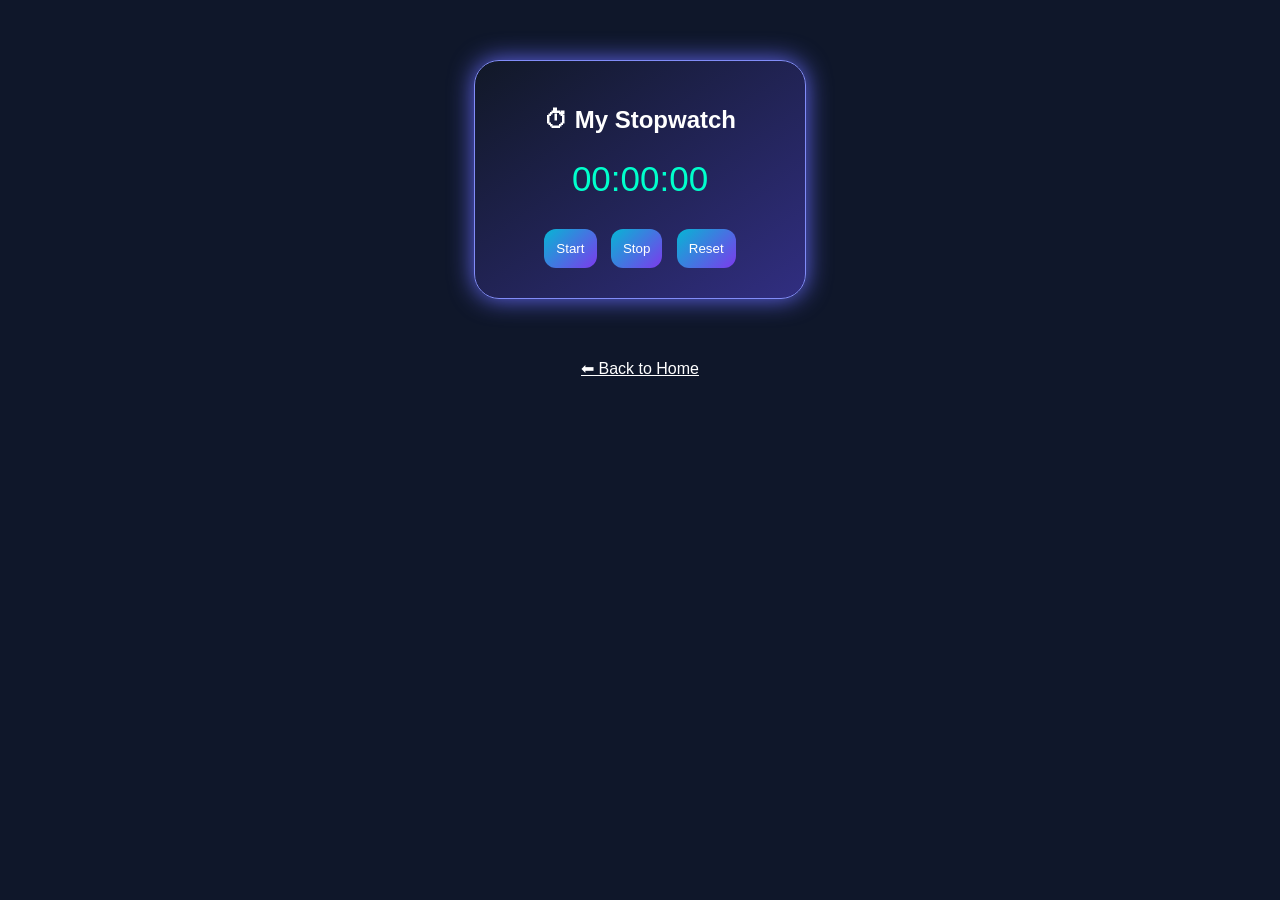
<file: stopwatch.html>
<!DOCTYPE html>
<html>
<head>
    <meta charset="UTF-8">
    <meta name="viewport" content="width=device-width, initial-scale=1.0">
    <title>My Stopwatch</title>

    <style>
        body {
            background: #0f172a;
            color: white;
            text-align: center;
            font-family: Arial;
        }

        .stopwatch {
            max-width: 280px;
            margin: 60px auto;
            padding: 25px;
            background: linear-gradient(145deg, #111827, #312e81);
            border: 1px solid #818cf8;
            border-radius: 25px;
            box-shadow: 0 0 25px #6366f1;
        }

        #timer {
            font-size: 35px;
            color: #00ffcc;
            margin: 25px 0;
        }

        button {
            padding: 12px;
            margin: 5px;
            color: white;
            background: linear-gradient(135deg, #06b6d4, #7c3aed);
            border: none;
            border-radius: 12px;
        }
    </style>
</head>

<body>

<div class="stopwatch">
    <h2>⏱ My Stopwatch</h2>

    <div id="timer">00:00:00</div>

    <button onclick="startTimer()">Start</button>
    <button onclick="stopTimer()">Stop</button>
    <button onclick="resetTimer()">Reset</button>
</div>

<a href="index.html" style="color:white;">⬅ Back to Home</a>

<script>
let seconds = 0;
let stopwatchInterval = null;

function updateTimer() {
    let h = Math.floor(seconds / 3600);
    let m = Math.floor((seconds % 3600) / 60);
    let s = seconds % 60;

    document.getElementById("timer").innerText =
        String(h).padStart(2, "0") + ":" +
        String(m).padStart(2, "0") + ":" +
        String(s).padStart(2, "0");
}

function startTimer() {
    if (stopwatchInterval !== null) return;

    stopwatchInterval = setInterval(function() {
        seconds++;
        updateTimer();
    }, 1000);
}

function stopTimer() {
    clearInterval(stopwatchInterval);
    stopwatchInterval = null;
}

function resetTimer() {
    stopTimer();
    seconds = 0;
    updateTimer();
}

updateTimer();
</script>

</body>
</html>
</file>
